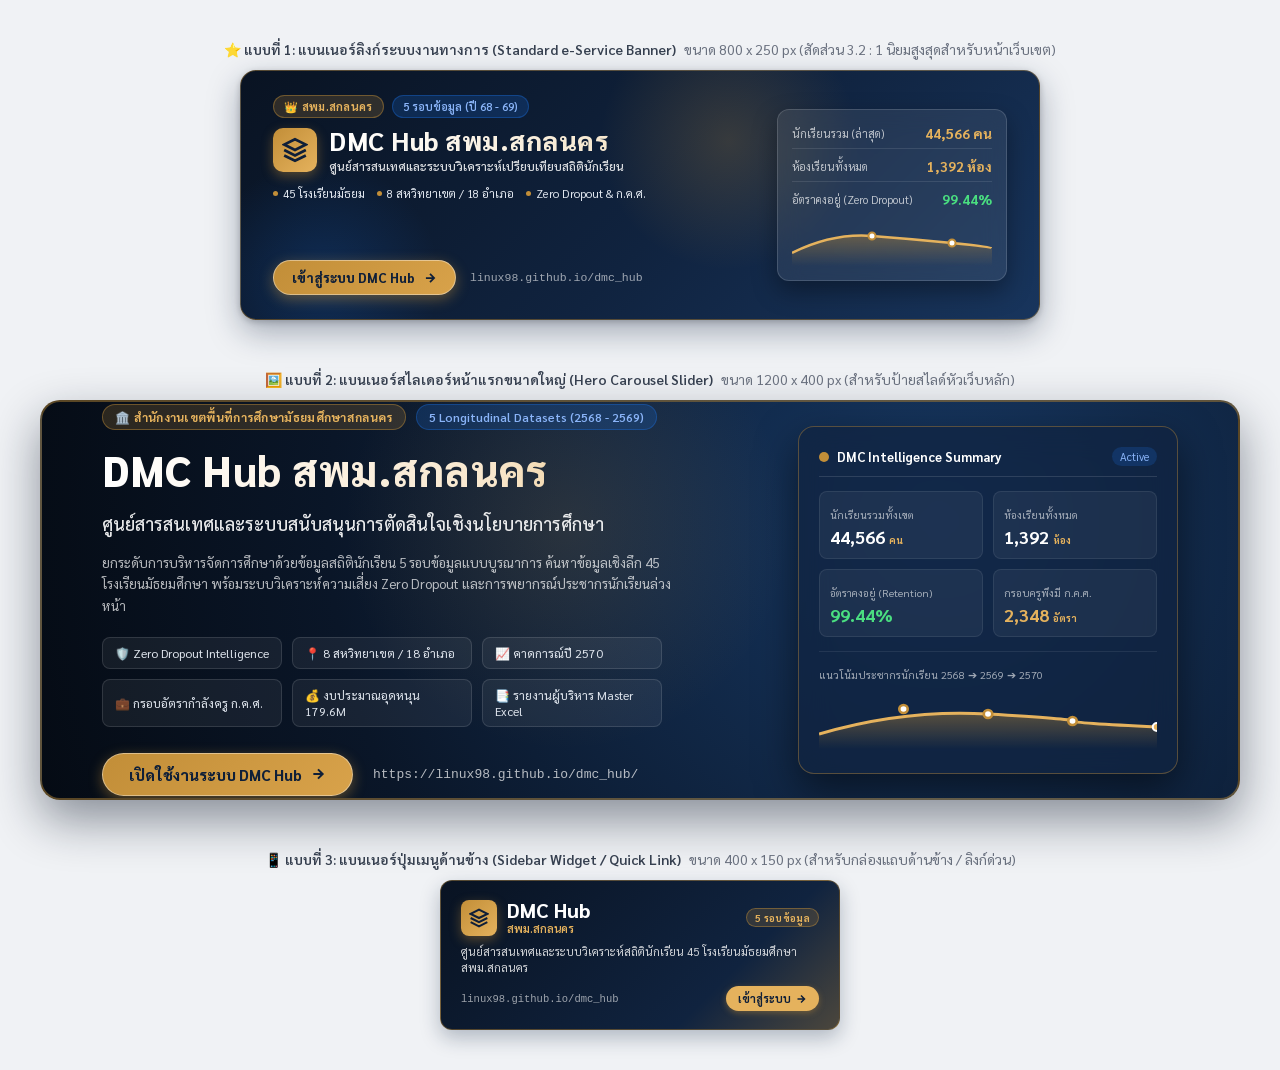
<file: banner_designer.html>
<!DOCTYPE html>
<html lang="th">
<head>
  <meta charset="UTF-8">
  <title>DMC Hub Web Banners - สพม.สกลนคร</title>
  <link href="https://fonts.googleapis.com/css2?family=Google+Sans:wght@400;500;700&family=Sarabun:wght@300;400;500;600;700;800&display=swap" rel="stylesheet">
  <style>
    * { box-sizing: border-box; margin: 0; padding: 0; }
    body {
      background-color: #f0f2f5;
      font-family: 'Google Sans', 'Sarabun', sans-serif;
      padding: 40px;
      display: flex;
      flex-direction: column;
      gap: 50px;
      align-items: center;
    }

    .banner-preview-wrapper {
      display: flex;
      flex-direction: column;
      gap: 12px;
      align-items: center;
    }

    .banner-info {
      font-size: 14px;
      font-weight: 600;
      color: #374151;
      display: flex;
      align-items: center;
      gap: 8px;
    }

    /* ========================================================
       BANNER 1: Standard e-Service Banner (800 x 250 px) - Most Popular for Gov Webs
       ======================================================== */
    .banner-800x250 {
      width: 800px;
      height: 250px;
      background: linear-gradient(135deg, #091322 0%, #10233F 55%, #18355D 100%);
      border-radius: 16px;
      position: relative;
      overflow: hidden;
      display: flex;
      padding: 24px 32px;
      color: #ffffff;
      box-shadow: 0 12px 32px rgba(16, 35, 63, 0.35), 0 2px 6px rgba(0,0,0,0.2);
      border: 1.5px solid rgba(194, 142, 56, 0.4);
    }

    /* Background glow & decorative circuits */
    .banner-800x250::before {
      content: '';
      position: absolute;
      top: -60px;
      right: 180px;
      width: 260px;
      height: 260px;
      background: radial-gradient(circle, rgba(194, 142, 56, 0.22) 0%, rgba(16, 35, 63, 0) 70%);
      border-radius: 50%;
      pointer-events: none;
    }

    .banner-800x250::after {
      content: '';
      position: absolute;
      bottom: -80px;
      left: -40px;
      width: 240px;
      height: 240px;
      background: radial-gradient(circle, rgba(26, 115, 232, 0.2) 0%, rgba(16, 35, 63, 0) 70%);
      border-radius: 50%;
      pointer-events: none;
    }

    .b800-content {
      position: relative;
      z-index: 2;
      flex: 1;
      display: flex;
      flex-direction: column;
      justify-content: space-between;
      max-width: 500px;
    }

    .b800-top {
      display: flex;
      flex-direction: column;
      gap: 6px;
    }

    .b800-badge-row {
      display: flex;
      align-items: center;
      gap: 8px;
    }

    .b-badge-gold {
      background: rgba(194, 142, 56, 0.2);
      color: #E5B25D;
      border: 1px solid rgba(194, 142, 56, 0.45);
      padding: 3px 10px;
      border-radius: 20px;
      font-size: 11px;
      font-weight: 700;
      display: inline-flex;
      align-items: center;
      gap: 5px;
      letter-spacing: 0.3px;
    }

    .b-badge-blue {
      background: rgba(26, 115, 232, 0.2);
      color: #8ab4f8;
      border: 1px solid rgba(26, 115, 232, 0.35);
      padding: 3px 10px;
      border-radius: 20px;
      font-size: 11px;
      font-weight: 600;
    }

    .b800-title-row {
      display: flex;
      align-items: center;
      gap: 12px;
      margin-top: 2px;
    }

    .b-logo-box {
      width: 44px;
      height: 44px;
      border-radius: 10px;
      background: linear-gradient(135deg, #C28E38 0%, #E5B25D 100%);
      display: flex;
      align-items: center;
      justify-content: center;
      box-shadow: 0 4px 12px rgba(194, 142, 56, 0.4);
      flex-shrink: 0;
    }

    .b800-title-text h2 {
      font-size: 26px;
      font-weight: 800;
      letter-spacing: 0.5px;
      line-height: 1.1;
      background: linear-gradient(90deg, #FFFFFF 0%, #F5E6CC 100%);
      -webkit-background-clip: text;
      -webkit-text-fill-color: transparent;
    }

    .b800-title-text p {
      font-size: 12.5px;
      color: rgba(255, 255, 255, 0.85);
      font-weight: 500;
      margin-top: 3px;
    }

    .b800-features {
      display: flex;
      align-items: center;
      gap: 12px;
      margin-top: 6px;
    }

    .b800-feature-item {
      display: flex;
      align-items: center;
      gap: 5px;
      font-size: 11.5px;
      color: #E2E8F0;
    }

    .b800-feature-dot {
      width: 5px;
      height: 5px;
      border-radius: 50%;
      background: #C28E38;
    }

    .b800-bottom {
      display: flex;
      align-items: center;
      gap: 14px;
      margin-top: 10px;
    }

    .b-btn-cta {
      background: linear-gradient(135deg, #C28E38 0%, #D8A24A 100%);
      color: #0F1F38;
      font-weight: 800;
      font-size: 13px;
      padding: 8px 18px;
      border-radius: 30px;
      text-decoration: none;
      display: inline-flex;
      align-items: center;
      gap: 8px;
      box-shadow: 0 4px 14px rgba(194, 142, 56, 0.45);
      border: 1px solid rgba(255, 255, 255, 0.4);
      transition: all 0.2s;
    }

    .b800-url-text {
      font-size: 11.5px;
      color: rgba(255, 255, 255, 0.6);
      font-family: monospace;
    }

    /* Right Visual preview card */
    .b800-visual {
      position: relative;
      z-index: 2;
      width: 250px;
      display: flex;
      flex-direction: column;
      justify-content: center;
      align-items: flex-end;
    }

    .b-glass-card {
      background: rgba(255, 255, 255, 0.08);
      backdrop-filter: blur(12px);
      -webkit-backdrop-filter: blur(12px);
      border: 1px solid rgba(255, 255, 255, 0.15);
      border-radius: 12px;
      padding: 14px;
      width: 230px;
      box-shadow: 0 10px 24px rgba(0, 0, 0, 0.35);
      display: flex;
      flex-direction: column;
      gap: 8px;
    }

    .b-metric-row {
      display: flex;
      justify-content: space-between;
      align-items: center;
      padding-bottom: 6px;
      border-bottom: 1px solid rgba(255, 255, 255, 0.1);
    }

    .b-metric-label {
      font-size: 11px;
      color: rgba(255, 255, 255, 0.7);
    }

    .b-metric-val {
      font-size: 14px;
      font-weight: 700;
      color: #E5B25D;
    }

    .b-mini-chart-svg {
      width: 100%;
      height: 48px;
      margin-top: 2px;
    }

    /* ========================================================
       BANNER 2: Large Hero Carousel Banner (1200 x 400 px) - Slider on Homepage
       ======================================================== */
    .banner-1200x400 {
      width: 1200px;
      height: 400px;
      background: radial-gradient(circle at 75% 30%, #173863 0%, #0A1628 65%, #050B14 100%);
      border-radius: 20px;
      position: relative;
      overflow: hidden;
      display: flex;
      align-items: center;
      padding: 40px 60px;
      color: #ffffff;
      box-shadow: 0 20px 48px rgba(10, 22, 40, 0.45);
      border: 2px solid rgba(194, 142, 56, 0.45);
    }

    .banner-1200x400::before {
      content: '';
      position: absolute;
      top: -100px;
      left: 300px;
      width: 450px;
      height: 450px;
      background: radial-gradient(circle, rgba(194, 142, 56, 0.15) 0%, transparent 70%);
      border-radius: 50%;
    }

    .b1200-left {
      flex: 1.2;
      z-index: 2;
      display: flex;
      flex-direction: column;
      gap: 16px;
    }

    .b1200-tag-row {
      display: flex;
      align-items: center;
      gap: 10px;
    }

    .b1200-title {
      font-size: 42px;
      font-weight: 800;
      line-height: 1.15;
      background: linear-gradient(90deg, #FFFFFF 0%, #F8E7CD 60%, #E5B25D 100%);
      -webkit-background-clip: text;
      -webkit-text-fill-color: transparent;
      letter-spacing: 0.5px;
    }

    .b1200-subtitle {
      font-size: 18px;
      color: rgba(255, 255, 255, 0.9);
      font-weight: 500;
      line-height: 1.4;
    }

    .b1200-desc {
      font-size: 13.5px;
      color: rgba(255, 255, 255, 0.7);
      line-height: 1.6;
      max-width: 580px;
    }

    .b1200-pills-grid {
      display: grid;
      grid-template-columns: repeat(3, 1fr);
      gap: 10px;
      max-width: 560px;
      margin-top: 4px;
    }

    .b1200-pill {
      background: rgba(255, 255, 255, 0.06);
      border: 1px solid rgba(255, 255, 255, 0.12);
      border-radius: 8px;
      padding: 7px 12px;
      display: flex;
      align-items: center;
      gap: 7px;
      font-size: 12px;
      color: #E2E8F0;
    }

    .b1200-cta-row {
      display: flex;
      align-items: center;
      gap: 20px;
      margin-top: 10px;
    }

    .b1200-right {
      flex: 0.8;
      z-index: 2;
      display: flex;
      justify-content: flex-end;
    }

    .b1200-dashboard-preview {
      width: 380px;
      background: rgba(16, 35, 63, 0.7);
      backdrop-filter: blur(16px);
      border: 1.5px solid rgba(194, 142, 56, 0.4);
      border-radius: 16px;
      padding: 20px;
      box-shadow: 0 16px 40px rgba(0,0,0,0.5);
      display: flex;
      flex-direction: column;
      gap: 14px;
    }

    .preview-header {
      display: flex;
      align-items: center;
      justify-content: space-between;
      border-bottom: 1px solid rgba(255, 255, 255, 0.12);
      padding-bottom: 10px;
    }

    .preview-stats-grid {
      display: grid;
      grid-template-columns: 1fr 1fr;
      gap: 10px;
    }

    .preview-stat-card {
      background: rgba(255, 255, 255, 0.05);
      border-radius: 8px;
      padding: 10px;
      border: 1px solid rgba(255, 255, 255, 0.08);
    }

    /* ========================================================
       BANNER 3: Sidebar Mini Banner / Button (400 x 150 px) - Sidebar Widget
       ======================================================== */
    .banner-400x150 {
      width: 400px;
      height: 150px;
      background: linear-gradient(135deg, #091322 0%, #10233F 70%, #C28E38 160%);
      border-radius: 12px;
      position: relative;
      overflow: hidden;
      display: flex;
      flex-direction: column;
      justify-content: space-between;
      padding: 18px 20px;
      color: #ffffff;
      box-shadow: 0 8px 20px rgba(16, 35, 63, 0.28);
      border: 1.5px solid rgba(194, 142, 56, 0.4);
    }

    .b400-top {
      display: flex;
      align-items: center;
      justify-content: space-between;
    }

    .b400-brand {
      display: flex;
      align-items: center;
      gap: 10px;
    }

    .b400-brand h3 {
      font-size: 20px;
      font-weight: 800;
      color: #ffffff;
      line-height: 1.1;
    }

    .b400-brand p {
      font-size: 11px;
      color: #E5B25D;
      font-weight: 600;
    }

    .b400-body {
      font-size: 11.5px;
      color: rgba(255, 255, 255, 0.8);
      line-height: 1.4;
      margin-top: 4px;
    }

    .b400-footer {
      display: flex;
      align-items: center;
      justify-content: space-between;
      margin-top: 6px;
    }

    .b400-cta {
      font-size: 11px;
      font-weight: 700;
      color: #0F1F38;
      background: #E5B25D;
      padding: 5px 12px;
      border-radius: 16px;
      display: inline-flex;
      align-items: center;
      gap: 4px;
      box-shadow: 0 2px 6px rgba(194, 142, 56, 0.4);
    }
  </style>
</head>
<body>

  <!-- BANNER 1: Standard Service Link Banner (800 x 250 px) -->
  <div class="banner-preview-wrapper">
    <div class="banner-info">
      <span>⭐ แบบที่ 1: แบนเนอร์ลิงก์ระบบงานทางการ (Standard e-Service Banner)</span>
      <span style="color: #6B7280; font-weight: normal;">ขนาด 800 x 250 px (สัดส่วน 3.2 : 1 นิยมสูงสุดสำหรับหน้าเว็บเขต)</span>
    </div>
    <div class="banner-800x250" id="banner800">
      <div class="b800-content">
        <div class="b800-top">
          <div class="b800-badge-row">
            <span class="b-badge-gold">👑 สพม.สกลนคร</span>
            <span class="b-badge-blue">5 รอบข้อมูล (ปี 68 - 69)</span>
          </div>

          <div class="b800-title-row">
            <div class="b-logo-box">
              <svg viewBox="0 0 24 24" width="26" height="26" fill="none" stroke="#0F1F38" stroke-width="2.5">
                <path d="M12 2L2 7l10 5 10-5-10-5zM2 17l10 5 10-5M2 12l10 5 10-5" />
              </svg>
            </div>
            <div class="b800-title-text">
              <h2>DMC Hub สพม.สกลนคร</h2>
              <p>ศูนย์สารสนเทศและระบบวิเคราะห์เปรียบเทียบสถิตินักเรียน</p>
            </div>
          </div>

          <div class="b800-features">
            <div class="b800-feature-item"><span class="b800-feature-dot"></span> 45 โรงเรียนมัธยม</div>
            <div class="b800-feature-item"><span class="b800-feature-dot"></span> 8 สหวิทยาเขต / 18 อำเภอ</div>
            <div class="b800-feature-item"><span class="b800-feature-dot"></span> Zero Dropout & ก.ค.ศ.</div>
          </div>
        </div>

        <div class="b800-bottom">
          <a href="https://linux98.github.io/dmc_hub/" class="b-btn-cta">
            <span>เข้าสู่ระบบ DMC Hub</span>
            <svg viewBox="0 0 24 24" width="14" height="14" fill="none" stroke="currentColor" stroke-width="3"><path d="M5 12h14M12 5l7 7-7 7"/></svg>
          </a>
          <span class="b800-url-text">linux98.github.io/dmc_hub</span>
        </div>
      </div>

      <div class="b800-visual">
        <div class="b-glass-card">
          <div class="b-metric-row">
            <span class="b-metric-label">นักเรียนรวม (ล่าสุด)</span>
            <span class="b-metric-val">44,566 คน</span>
          </div>
          <div class="b-metric-row">
            <span class="b-metric-label">ห้องเรียนทั้งหมด</span>
            <span class="b-metric-val">1,392 ห้อง</span>
          </div>
          <div class="b-metric-row" style="border: none; padding-bottom: 0;">
            <span class="b-metric-label">อัตราคงอยู่ (Zero Dropout)</span>
            <span class="b-metric-val" style="color: #4ade80;">99.44%</span>
          </div>
          <svg class="b-mini-chart-svg" viewBox="0 0 200 48" preserveAspectRatio="none">
            <defs>
              <linearGradient id="chartGrad" x1="0" y1="0" x2="0" y2="1">
                <stop offset="0%" stop-color="#C28E38" stop-opacity="0.4"/>
                <stop offset="100%" stop-color="#C28E38" stop-opacity="0.0"/>
              </linearGradient>
            </defs>
            <path d="M0,35 Q40,15 80,18 T160,25 T200,30 L200,48 L0,48 Z" fill="url(#chartGrad)" />
            <path d="M0,35 Q40,15 80,18 T160,25 T200,30" fill="none" stroke="#E5B25D" stroke-width="2.5" />
            <circle cx="80" cy="18" r="3.5" fill="#FFFFFF" stroke="#C28E38" stroke-width="2" />
            <circle cx="160" cy="25" r="3.5" fill="#FFFFFF" stroke="#C28E38" stroke-width="2" />
          </svg>
        </div>
      </div>
    </div>
  </div>


  <!-- BANNER 2: Large Hero Carousel Slider (1200 x 400 px) -->
  <div class="banner-preview-wrapper">
    <div class="banner-info">
      <span>🖼️ แบบที่ 2: แบนเนอร์สไลเดอร์หน้าแรกขนาดใหญ่ (Hero Carousel Slider)</span>
      <span style="color: #6B7280; font-weight: normal;">ขนาด 1200 x 400 px (สำหรับป้ายสไลด์หัวเว็บหลัก)</span>
    </div>
    <div class="banner-1200x400" id="banner1200">
      <div class="b1200-left">
        <div class="b1200-tag-row">
          <span class="b-badge-gold" style="font-size: 12px; padding: 4px 12px;">🏛️ สำนักงานเขตพื้นที่การศึกษามัธยมศึกษาสกลนคร</span>
          <span class="b-badge-blue" style="font-size: 12px; padding: 4px 12px;">5 Longitudinal Datasets (2568 - 2569)</span>
        </div>

        <h1 class="b1200-title">DMC Hub สพม.สกลนคร</h1>
        <p class="b1200-subtitle">ศูนย์สารสนเทศและระบบสนับสนุนการตัดสินใจเชิงนโยบายการศึกษา</p>
        <p class="b1200-desc">ยกระดับการบริหารจัดการศึกษาด้วยข้อมูลสถิตินักเรียน 5 รอบข้อมูลแบบบูรณาการ ค้นหาข้อมูลเชิงลึก 45 โรงเรียนมัธยมศึกษา พร้อมระบบวิเคราะห์ความเสี่ยง Zero Dropout และการพยากรณ์ประชากรนักเรียนล่วงหน้า</p>

        <div class="b1200-pills-grid">
          <div class="b1200-pill">🛡️ Zero Dropout Intelligence</div>
          <div class="b1200-pill">📍 8 สหวิทยาเขต / 18 อำเภอ</div>
          <div class="b1200-pill">📈 คาดการณ์ปี 2570</div>
          <div class="b1200-pill">💼 กรอบอัตรากำลังครู ก.ค.ศ.</div>
          <div class="b1200-pill">💰 งบประมาณอุดหนุน 179.6M</div>
          <div class="b1200-pill">📑 รายงานผู้บริหาร Master Excel</div>
        </div>

        <div class="b1200-cta-row">
          <a href="https://linux98.github.io/dmc_hub/" class="b-btn-cta" style="font-size: 15px; padding: 11px 26px;">
            <span>เปิดใช้งานระบบ DMC Hub</span>
            <svg viewBox="0 0 24 24" width="16" height="16" fill="none" stroke="currentColor" stroke-width="3"><path d="M5 12h14M12 5l7 7-7 7"/></svg>
          </a>
          <span style="font-size: 13px; color: rgba(255,255,255,0.7); font-family: monospace;">https://linux98.github.io/dmc_hub/</span>
        </div>
      </div>

      <div class="b1200-right">
        <div class="b1200-dashboard-preview">
          <div class="preview-header">
            <div style="display: flex; align-items: center; gap: 8px;">
              <span style="width: 10px; height: 10px; border-radius: 50%; background: #C28E38;"></span>
              <strong style="font-size: 13px; color: #FFFFFF;">DMC Intelligence Summary</strong>
            </div>
            <span style="font-size: 11px; color: #8ab4f8; background: rgba(26,115,232,0.2); padding: 2px 8px; border-radius: 12px;">Active</span>
          </div>

          <div class="preview-stats-grid">
            <div class="preview-stat-card">
              <span style="font-size: 10.5px; color: rgba(255,255,255,0.6);">นักเรียนรวมทั้งเขต</span>
              <div style="font-size: 18px; font-weight: 700; color: #FFFFFF; margin-top: 2px;">44,566 <span style="font-size: 10px; color: #E5B25D;">คน</span></div>
            </div>
            <div class="preview-stat-card">
              <span style="font-size: 10.5px; color: rgba(255,255,255,0.6);">ห้องเรียนทั้งหมด</span>
              <div style="font-size: 18px; font-weight: 700; color: #FFFFFF; margin-top: 2px;">1,392 <span style="font-size: 10px; color: #E5B25D;">ห้อง</span></div>
            </div>
            <div class="preview-stat-card">
              <span style="font-size: 10.5px; color: rgba(255,255,255,0.6);">อัตราคงอยู่ (Retention)</span>
              <div style="font-size: 18px; font-weight: 700; color: #4ade80; margin-top: 2px;">99.44%</div>
            </div>
            <div class="preview-stat-card">
              <span style="font-size: 10.5px; color: rgba(255,255,255,0.6);">กรอบครูพึงมี ก.ค.ศ.</span>
              <div style="font-size: 18px; font-weight: 700; color: #E5B25D; margin-top: 2px;">2,348 <span style="font-size: 10px;">อัตรา</span></div>
            </div>
          </div>

          <div style="border-top: 1px solid rgba(255,255,255,0.08); padding-top: 10px;">
            <span style="font-size: 10.5px; color: rgba(255,255,255,0.6);">แนวโน้มประชากรนักเรียน 2568 ➔ 2569 ➔ 2570</span>
            <svg style="width: 100%; height: 60px; margin-top: 6px;" viewBox="0 0 320 60" preserveAspectRatio="none">
              <path d="M0,45 Q80,20 160,25 T240,32 T320,38 L320,60 L0,60 Z" fill="url(#chartGrad)" />
              <path d="M0,45 Q80,20 160,25 T240,32 T320,38" fill="none" stroke="#E5B25D" stroke-width="3" />
              <circle cx="80" cy="20" r="4" fill="#FFFFFF" stroke="#C28E38" stroke-width="2.5" />
              <circle cx="160" cy="25" r="4" fill="#FFFFFF" stroke="#C28E38" stroke-width="2.5" />
              <circle cx="240" cy="32" r="4" fill="#FFFFFF" stroke="#C28E38" stroke-width="2.5" />
              <circle cx="320" cy="38" r="4" fill="#E5B25D" stroke="#FFFFFF" stroke-width="2" />
            </svg>
          </div>
        </div>
      </div>
    </div>
  </div>


  <!-- BANNER 3: Sidebar Mini Banner / Button (400 x 150 px) -->
  <div class="banner-preview-wrapper">
    <div class="banner-info">
      <span>📱 แบบที่ 3: แบนเนอร์ปุ่มเมนูด้านข้าง (Sidebar Widget / Quick Link)</span>
      <span style="color: #6B7280; font-weight: normal;">ขนาด 400 x 150 px (สำหรับกล่องแถบด้านข้าง / ลิงก์ด่วน)</span>
    </div>
    <div class="banner-400x150" id="banner400">
      <div class="b400-top">
        <div class="b400-brand">
          <div class="b-logo-box" style="width: 36px; height: 36px; border-radius: 8px;">
            <svg viewBox="0 0 24 24" width="20" height="20" fill="none" stroke="#0F1F38" stroke-width="2.5">
              <path d="M12 2L2 7l10 5 10-5-10-5zM2 17l10 5 10-5M2 12l10 5 10-5" />
            </svg>
          </div>
          <div>
            <h3>DMC Hub</h3>
            <p>สพม.สกลนคร</p>
          </div>
        </div>
        <span class="b-badge-gold" style="font-size: 10px; padding: 2px 8px;">5 รอบข้อมูล</span>
      </div>

      <div class="b400-body">
        ศูนย์สารสนเทศและระบบวิเคราะห์สถิตินักเรียน 45 โรงเรียนมัธยมศึกษา สพม.สกลนคร
      </div>

      <div class="b400-footer">
        <span style="font-size: 10.5px; color: rgba(255,255,255,0.6); font-family: monospace;">linux98.github.io/dmc_hub</span>
        <div class="b400-cta">
          <span>เข้าสู่ระบบ</span>
          <svg viewBox="0 0 24 24" width="12" height="12" fill="none" stroke="currentColor" stroke-width="3"><path d="M5 12h14M12 5l7 7-7 7"/></svg>
        </div>
      </div>
    </div>
  </div>

</body>
</html>
</file>
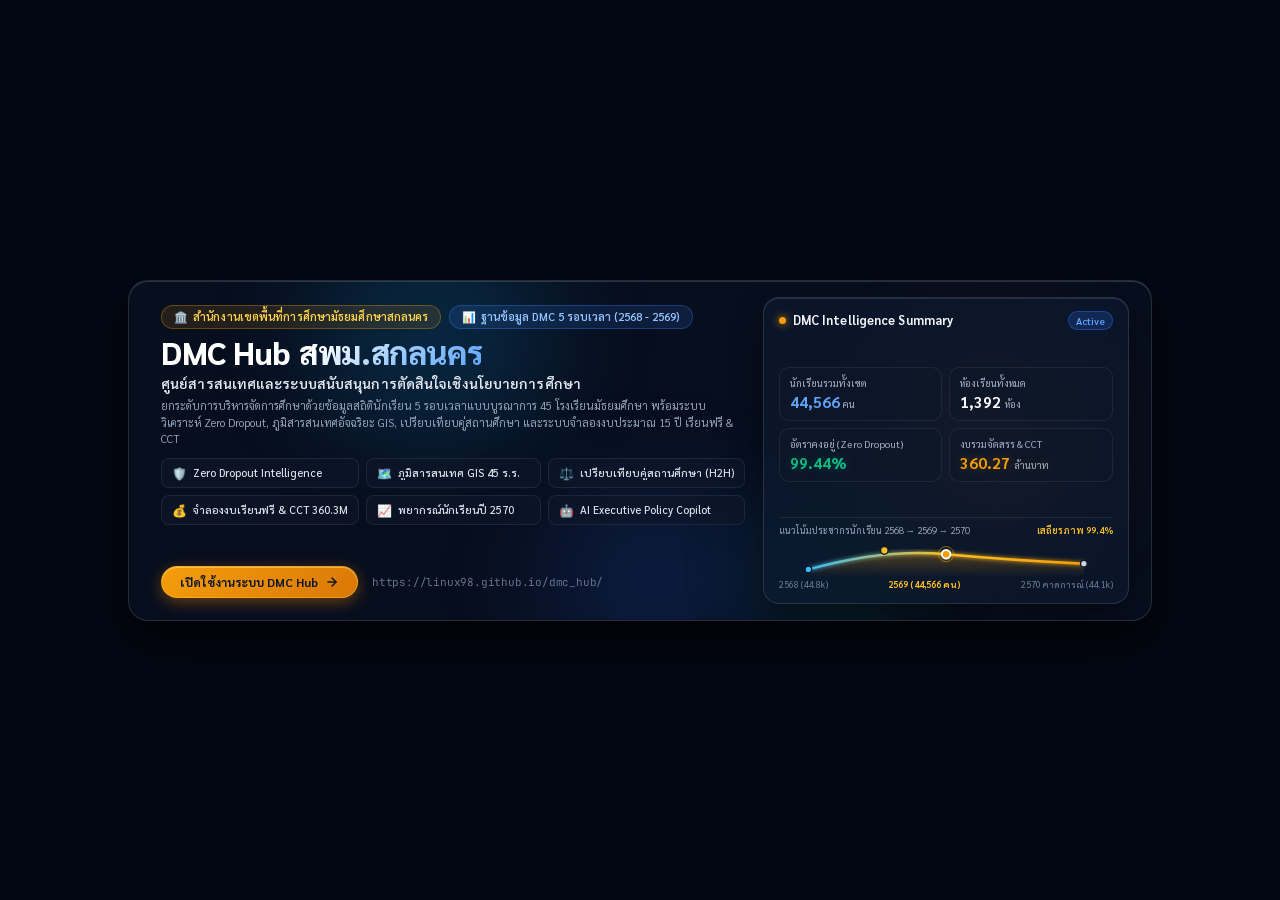
<file: generate_banner.html>
<!DOCTYPE html>
<html lang="th">
<head>
  <meta charset="UTF-8">
  <title>DMC Hub Banner Generator</title>
  <link rel="preconnect" href="https://fonts.googleapis.com">
  <link rel="preconnect" href="https://fonts.gstatic.com" crossorigin>
  <link href="https://fonts.googleapis.com/css2?family=Google+Sans:wght@400;500;600;700;800&family=Sarabun:wght@300;400;500;600;700;800&family=JetBrains+Mono:wght@500;600&display=swap" rel="stylesheet">
  <style>
    * {
      box-sizing: border-box;
      margin: 0;
      padding: 0;
    }
    body {
      background: #030712;
      display: flex;
      justify-content: center;
      align-items: center;
      min-height: 100vh;
      font-family: 'Google Sans', 'Sarabun', -apple-system, BlinkMacSystemFont, sans-serif;
      -webkit-font-smoothing: antialiased;
    }

    .banner-wrapper {
      width: 1024px;
      height: 341px;
      position: relative;
      background: #070e1e;
      border-radius: 20px;
      overflow: hidden;
      border: 1px solid rgba(255, 255, 255, 0.12);
      box-shadow: 0 20px 50px rgba(0, 0, 0, 0.6), inset 0 1px 0 rgba(255, 255, 255, 0.15);
      display: flex;
      user-select: none;
    }

    /* Background Atmospheric Glows */
    .glow-cyan {
      position: absolute;
      top: -70px;
      left: 8%;
      width: 440px;
      height: 250px;
      background: radial-gradient(circle, rgba(14, 165, 233, 0.22) 0%, transparent 70%);
      filter: blur(40px);
      pointer-events: none;
    }
    .glow-blue {
      position: absolute;
      bottom: -70px;
      left: 32%;
      width: 400px;
      height: 220px;
      background: radial-gradient(circle, rgba(37, 99, 235, 0.22) 0%, transparent 70%);
      filter: blur(45px);
      pointer-events: none;
    }
    .glow-gold {
      position: absolute;
      top: 10px;
      right: -30px;
      width: 380px;
      height: 300px;
      background: radial-gradient(circle, rgba(217, 119, 6, 0.18) 0%, transparent 65%);
      filter: blur(40px);
      pointer-events: none;
    }
    .glow-emerald {
      position: absolute;
      bottom: -40px;
      right: 170px;
      width: 280px;
      height: 190px;
      background: radial-gradient(circle, rgba(16, 185, 129, 0.14) 0%, transparent 70%);
      filter: blur(35px);
      pointer-events: none;
    }

    /* Left Section */
    .left-section {
      width: 635px;
      padding: 24px 18px 22px 32px;
      display: flex;
      flex-direction: column;
      justify-content: space-between;
      position: relative;
      z-index: 2;
    }

    .pill-row {
      display: flex;
      align-items: center;
      gap: 8px;
    }

    .pill-gold {
      display: inline-flex;
      align-items: center;
      gap: 5px;
      background: rgba(245, 158, 11, 0.12);
      border: 1px solid rgba(245, 158, 11, 0.32);
      border-radius: 100px;
      padding: 3.5px 12px;
      font-size: 11px;
      font-weight: 600;
      color: #fcd34d;
      letter-spacing: 0.1px;
    }

    .pill-blue {
      display: inline-flex;
      align-items: center;
      gap: 5px;
      background: rgba(59, 130, 246, 0.14);
      border: 1px solid rgba(59, 130, 246, 0.32);
      border-radius: 100px;
      padding: 3.5px 12px;
      font-size: 11px;
      font-weight: 600;
      color: #93c5fd;
    }

    .title-block {
      margin-top: 5px;
    }

    .brand-title {
      font-size: 32px;
      font-weight: 800;
      letter-spacing: -0.4px;
      line-height: 1.15;
      color: #ffffff;
      display: flex;
      align-items: center;
      gap: 10px;
    }

    .brand-title .accent-text {
      background: linear-gradient(135deg, #ffffff 15%, #93c5fd 60%, #60a5fa 100%);
      -webkit-background-clip: text;
      -webkit-text-fill-color: transparent;
    }

    .brand-subtitle {
      font-size: 14px;
      font-weight: 600;
      color: #e2e8f0;
      margin-top: 4px;
      letter-spacing: 0.1px;
    }

    .brand-desc {
      font-size: 11px;
      line-height: 1.5;
      color: #94a3b8;
      margin-top: 6px;
      max-width: 580px;
    }

    /* 6 Feature Badges in 2x3 Grid */
    .features-grid {
      display: grid;
      grid-template-columns: repeat(3, 1fr);
      gap: 7px;
      margin-top: 10px;
    }

    .feature-chip {
      display: flex;
      align-items: center;
      gap: 6px;
      background: rgba(15, 23, 42, 0.65);
      border: 1px solid rgba(255, 255, 255, 0.08);
      border-radius: 8px;
      padding: 6px 10px;
      font-size: 10.8px;
      color: #e2e8f0;
      backdrop-filter: blur(10px);
    }

    .feature-chip .chip-icon {
      font-size: 12px;
      flex-shrink: 0;
    }

    .feature-chip span {
      white-space: nowrap;
      overflow: hidden;
      text-overflow: ellipsis;
      font-weight: 500;
    }

    /* CTA Row */
    .cta-row {
      display: flex;
      align-items: center;
      gap: 14px;
      margin-top: 12px;
    }

    .cta-button {
      display: inline-flex;
      align-items: center;
      gap: 7px;
      background: linear-gradient(135deg, #f59e0b 0%, #d97706 100%);
      color: #0f172a;
      font-size: 12px;
      font-weight: 700;
      padding: 7px 18px;
      border-radius: 100px;
      text-decoration: none;
      box-shadow: 0 4px 15px rgba(217, 119, 6, 0.45), inset 0 1px 0 rgba(255, 255, 255, 0.35);
      border: 1px solid rgba(251, 191, 36, 0.5);
    }

    .url-text {
      font-family: 'JetBrains Mono', monospace;
      font-size: 11px;
      color: #64748b;
      letter-spacing: -0.2px;
    }

    /* Right Section (Card) */
    .right-section {
      width: 389px;
      padding: 16px 22px 16px 0;
      display: flex;
      align-items: center;
      position: relative;
      z-index: 2;
    }

    .summary-card {
      width: 100%;
      height: 100%;
      background: rgba(13, 25, 48, 0.72);
      border: 1px solid rgba(255, 255, 255, 0.12);
      border-radius: 16px;
      padding: 13px 15px;
      backdrop-filter: blur(16px);
      box-shadow: 0 12px 32px rgba(0, 0, 0, 0.4), inset 0 1px 0 rgba(255, 255, 255, 0.1);
      display: flex;
      flex-direction: column;
      justify-content: space-between;
    }

    .card-header {
      display: flex;
      align-items: center;
      justify-content: space-between;
      margin-bottom: 7px;
    }

    .card-title-group {
      display: flex;
      align-items: center;
      gap: 7px;
    }

    .status-dot {
      width: 7px;
      height: 7px;
      border-radius: 50%;
      background: #f59e0b;
      box-shadow: 0 0 8px #f59e0b;
    }

    .card-title {
      font-size: 12.5px;
      font-weight: 700;
      color: #f1f5f9;
      letter-spacing: 0.1px;
    }

    .active-badge {
      font-size: 10px;
      font-weight: 600;
      background: rgba(37, 99, 235, 0.22);
      border: 1px solid rgba(59, 130, 246, 0.35);
      color: #60a5fa;
      padding: 2px 7px;
      border-radius: 12px;
    }

    /* 4 Stat Boxes (2x2 Grid) */
    .stats-grid {
      display: grid;
      grid-template-columns: 1fr 1fr;
      gap: 7px;
    }

    .stat-box {
      background: rgba(15, 23, 42, 0.65);
      border: 1px solid rgba(255, 255, 255, 0.07);
      border-radius: 10px;
      padding: 8px 10px;
      display: flex;
      flex-direction: column;
      gap: 2px;
    }

    .stat-label {
      font-size: 10px;
      color: #94a3b8;
      font-weight: 500;
      white-space: nowrap;
    }

    .stat-value {
      font-size: 15.5px;
      font-weight: 700;
      color: #ffffff;
      display: flex;
      align-items: baseline;
      gap: 3.5px;
      white-space: nowrap;
    }

    .stat-unit {
      font-size: 10px;
      font-weight: 500;
      color: #94a3b8;
    }

    .stat-value.emerald {
      color: #10b981;
      text-shadow: 0 0 10px rgba(16, 185, 129, 0.3);
    }

    .stat-value.gold {
      color: #f59e0b;
      text-shadow: 0 0 10px rgba(245, 158, 11, 0.3);
    }

    .stat-value.blue {
      color: #60a5fa;
    }

    /* Bottom Trend Area */
    .trend-section {
      margin-top: 5px;
      border-top: 1px solid rgba(255, 255, 255, 0.08);
      padding-top: 6px;
      display: flex;
      flex-direction: column;
      gap: 3px;
    }

    .trend-header {
      display: flex;
      justify-content: space-between;
      align-items: center;
      font-size: 9.5px;
      color: #94a3b8;
    }

    .trend-labels {
      display: flex;
      justify-content: space-between;
      font-size: 9px;
      color: #64748b;
      font-weight: 500;
      margin-top: -2px;
    }

    .sparkline-svg {
      width: 100%;
      height: 38px;
      overflow: visible;
    }
  </style>
</head>
<body>

  <div class="banner-wrapper" id="banner">
    <!-- Atmospheric Ambient Glows -->
    <div class="glow-cyan"></div>
    <div class="glow-blue"></div>
    <div class="glow-gold"></div>
    <div class="glow-emerald"></div>

    <!-- Left Content Section -->
    <div class="left-section">
      <div>
        <!-- Pill Badges -->
        <div class="pill-row">
          <div class="pill-gold">
            <span>🏛️</span>
            <span>สำนักงานเขตพื้นที่การศึกษามัธยมศึกษาสกลนคร</span>
          </div>
          <div class="pill-blue">
            <span>📊</span>
            <span>ฐานข้อมูล DMC 5 รอบเวลา (2568 - 2569)</span>
          </div>
        </div>

        <!-- Title Block -->
        <div class="title-block">
          <div class="brand-title">
            <span>DMC Hub</span>
            <span class="accent-text">สพม.สกลนคร</span>
          </div>
          <div class="brand-subtitle">
            ศูนย์สารสนเทศและระบบสนับสนุนการตัดสินใจเชิงนโยบายการศึกษา
          </div>
          <div class="brand-desc">
            ยกระดับการบริหารจัดการศึกษาด้วยข้อมูลสถิตินักเรียน 5 รอบเวลาแบบบูรณาการ 45 โรงเรียนมัธยมศึกษา พร้อมระบบวิเคราะห์ Zero Dropout, ภูมิสารสนเทศอัจฉริยะ GIS, เปรียบเทียบคู่สถานศึกษา และระบบจำลองงบประมาณ 15 ปี เรียนฟรี & CCT
          </div>
        </div>

        <!-- 6 Feature Badges (2x3 Grid - 100% Updated & No Teachers) -->
        <div class="features-grid">
          <div class="feature-chip">
            <span class="chip-icon">🛡️</span>
            <span>Zero Dropout Intelligence</span>
          </div>
          <div class="feature-chip">
            <span class="chip-icon">🗺️</span>
            <span>ภูมิสารสนเทศ GIS 45 ร.ร.</span>
          </div>
          <div class="feature-chip">
            <span class="chip-icon">⚖️</span>
            <span>เปรียบเทียบคู่สถานศึกษา (H2H)</span>
          </div>
          <div class="feature-chip">
            <span class="chip-icon">💰</span>
            <span>จำลองงบเรียนฟรี & CCT 360.3M</span>
          </div>
          <div class="feature-chip">
            <span class="chip-icon">📈</span>
            <span>พยากรณ์นักเรียนปี 2570</span>
          </div>
          <div class="feature-chip">
            <span class="chip-icon">🤖</span>
            <span>AI Executive Policy Copilot</span>
          </div>
        </div>
      </div>

      <!-- Call to Action & Link -->
      <div class="cta-row">
        <a href="https://linux98.github.io/dmc_hub/" class="cta-button" target="_blank">
          <span>เปิดใช้งานระบบ DMC Hub</span>
          <svg viewBox="0 0 24 24" width="14" height="14" fill="none" stroke="currentColor" stroke-width="2.5" stroke-linecap="round" stroke-linejoin="round">
            <line x1="5" y1="12" x2="19" y2="12"></line>
            <polyline points="12 5 19 12 12 19"></polyline>
          </svg>
        </a>
        <span class="url-text">https://linux98.github.io/dmc_hub/</span>
      </div>
    </div>

    <!-- Right Summary Card -->
    <div class="right-section">
      <div class="summary-card">
        <!-- Card Header -->
        <div class="card-header">
          <div class="card-title-group">
            <div class="status-dot"></div>
            <span class="card-title">DMC Intelligence Summary</span>
          </div>
          <span class="active-badge">Active</span>
        </div>

        <!-- 4 Stat Boxes (No Teacher Data, 100% Arabic Numerals) -->
        <div class="stats-grid">
          <!-- Box 1: Students -->
          <div class="stat-box">
            <span class="stat-label">นักเรียนรวมทั้งเขต</span>
            <div class="stat-value blue">
              <span>44,566</span>
              <span class="stat-unit">คน</span>
            </div>
          </div>

          <!-- Box 2: Rooms -->
          <div class="stat-box">
            <span class="stat-label">ห้องเรียนทั้งหมด</span>
            <div class="stat-value">
              <span>1,392</span>
              <span class="stat-unit">ห้อง</span>
            </div>
          </div>

          <!-- Box 3: Retention -->
          <div class="stat-box">
            <span class="stat-label">อัตราคงอยู่ (Zero Dropout)</span>
            <div class="stat-value emerald">
              <span>99.44%</span>
            </div>
          </div>

          <!-- Box 4: Grand Budget Package (Replaces Teacher data) -->
          <div class="stat-box">
            <span class="stat-label">งบรวมจัดสรร & CCT</span>
            <div class="stat-value gold">
              <span>360.27</span>
              <span class="stat-unit">ล้านบาท</span>
            </div>
          </div>
        </div>

        <!-- Trend Sparkline Section -->
        <div class="trend-section">
          <div class="trend-header">
            <span>แนวโน้มประชากรนักเรียน 2568 → 2569 → 2570</span>
            <span style="color: #fbbf24; font-weight: 600;">เสถียรภาพ 99.4%</span>
          </div>

          <!-- Vector Sparkline -->
          <svg class="sparkline-svg" viewBox="0 0 320 40" fill="none" xmlns="http://www.w3.org/2000/svg">
            <defs>
              <linearGradient id="curveGradient" x1="0%" y1="0%" x2="100%" y2="0%">
                <stop offset="0%" stop-color="#38bdf8" />
                <stop offset="50%" stop-color="#fbbf24" />
                <stop offset="100%" stop-color="#f59e0b" />
              </linearGradient>
              <linearGradient id="areaGradient" x1="0%" y1="0%" x2="0%" y2="100%">
                <stop offset="0%" stop-color="rgba(245, 158, 11, 0.28)" />
                <stop offset="100%" stop-color="rgba(245, 158, 11, 0.0)" />
              </linearGradient>
              <filter id="glow" x="-20%" y="-20%" width="140%" height="140%">
                <feGaussianBlur stdDeviation="2.5" result="blur" />
                <feComposite in="SourceGraphic" in2="blur" operator="over" />
              </filter>
            </defs>

            <!-- Gradient Area Fill -->
            <path d="M 15 32 Q 95 10, 160 16 T 305 26 L 305 40 L 15 40 Z" fill="url(#areaGradient)" />

            <!-- Main Curve -->
            <path d="M 15 32 Q 95 10, 160 16 T 305 26" stroke="url(#curveGradient)" stroke-width="2.5" stroke-linecap="round" filter="url(#glow)" />

            <!-- Sparkline Nodes -->
            <!-- 2568 Node -->
            <circle cx="15" cy="32" r="3.5" fill="#38bdf8" stroke="#0f172a" stroke-width="1.5" />
            <!-- Peak / 2569-1 Node -->
            <circle cx="95" cy="12" r="4" fill="#fbbf24" stroke="#0f172a" stroke-width="1.5" />
            <!-- 2569-2 Current Node -->
            <circle cx="160" cy="16" r="4.5" fill="#f59e0b" stroke="#ffffff" stroke-width="2" />
            <circle cx="160" cy="16" r="8" fill="none" stroke="#f59e0b" stroke-width="1" opacity="0.6" />
            <!-- 2570 Forecast Node -->
            <circle cx="305" cy="26" r="3.5" fill="#cbd5e1" stroke="#0f172a" stroke-width="1.5" />
          </svg>

          <!-- Year Indicators -->
          <div class="trend-labels">
            <span>2568 (44.8k)</span>
            <span style="color: #fbbf24; font-weight: 700;">2569 (44,566 คน)</span>
            <span>2570 คาดการณ์ (44.1k)</span>
          </div>
        </div>
      </div>
    </div>
  </div>

</body>
</html>
</file>
